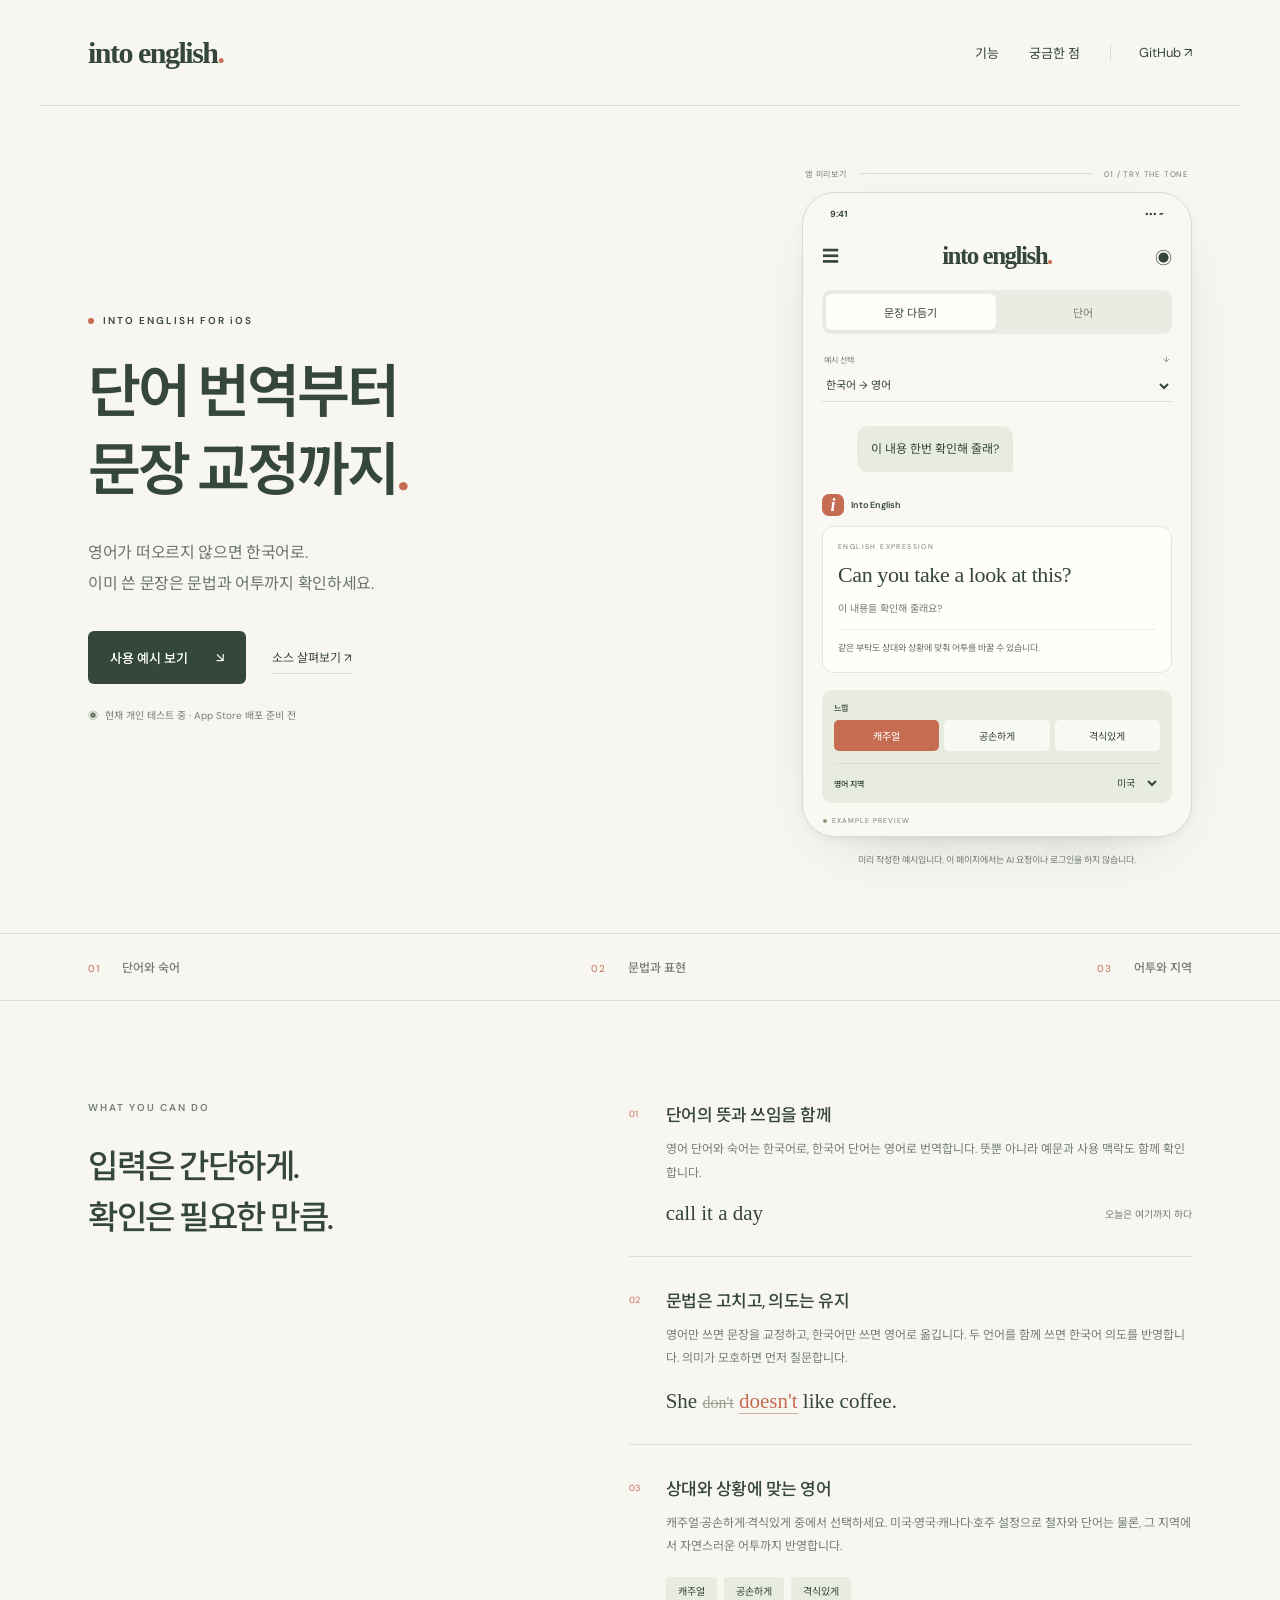
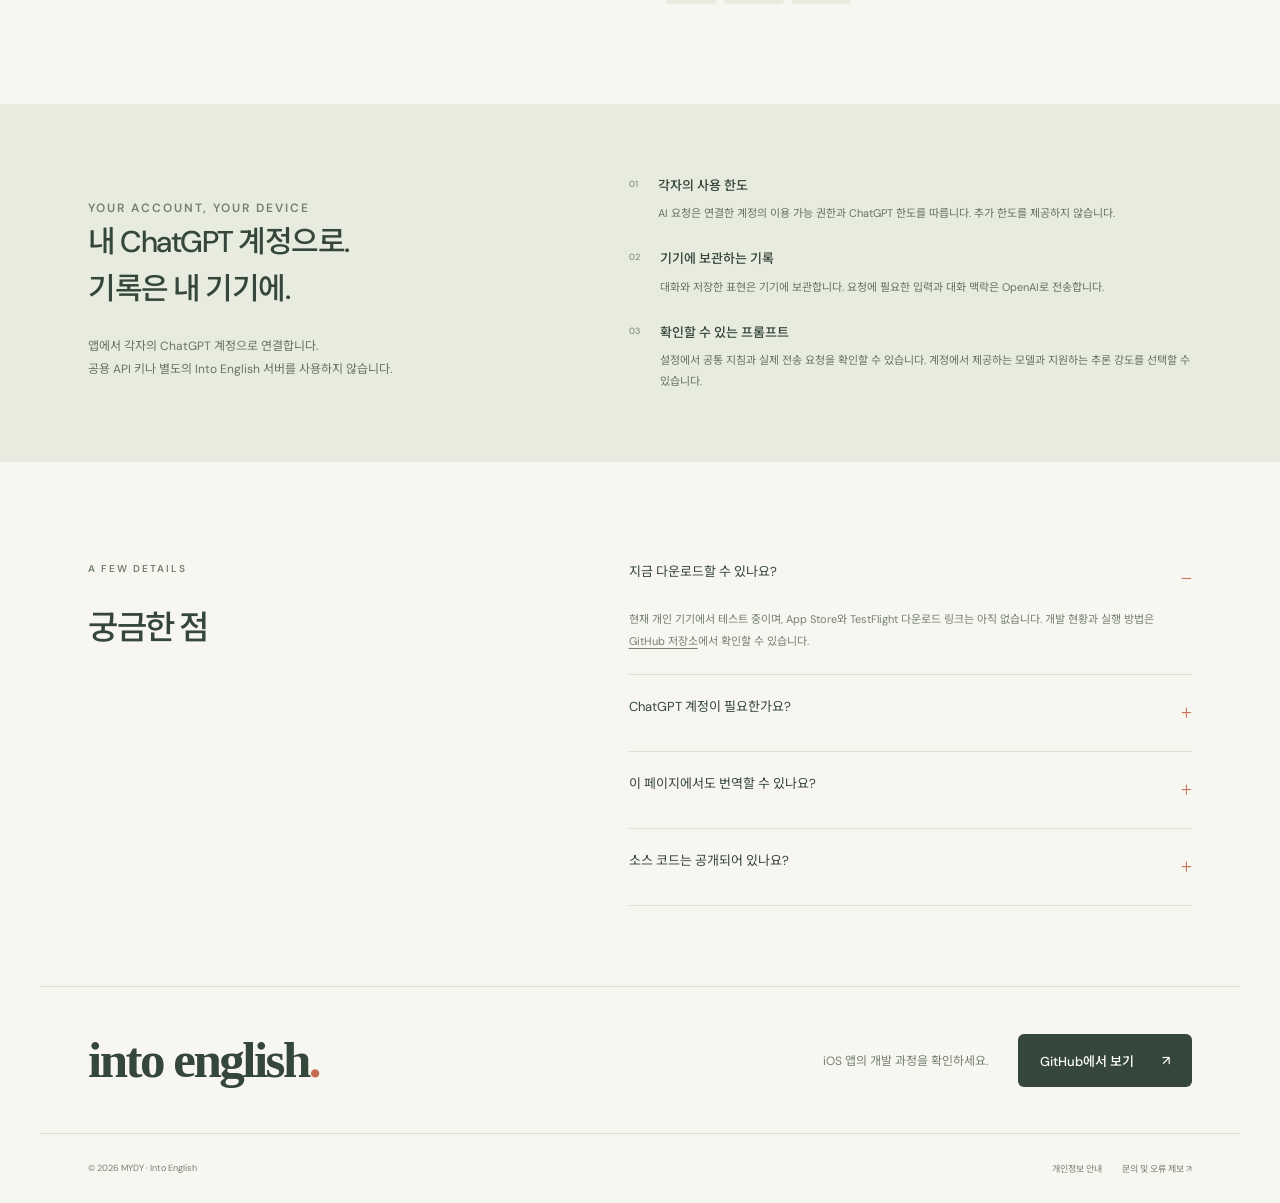
<file: docs/index.html>
<!doctype html>
<html lang="ko">
<head>
<meta charset="utf-8"><meta name="viewport" content="width=device-width,initial-scale=1">
<title>Into English — 단어 번역과 영어 문장 교정</title>
<meta name="description" content="한국어 또는 영어로 입력하고, 뜻과 문법을 확인하세요. 말투와 영어 지역을 선택할 수 있는 개인용 iOS 영어 도구, Into English.">
<meta name="theme-color" content="#f8f6f1"><meta property="og:title" content="Into English"><meta property="og:description" content="단어 번역부터 문장 교정까지. 한국어로 입력하고 영어로 확인하세요."><meta property="og:type" content="website"><meta property="og:url" content="https://into-english.mydy.kr/">
<meta property="og:site_name" content="Into English"><meta property="og:locale" content="ko_KR">
<meta property="og:image" content="https://into-english.mydy.kr/assets/social-preview-v1.png"><meta property="og:image:secure_url" content="https://into-english.mydy.kr/assets/social-preview-v1.png"><meta property="og:image:type" content="image/png"><meta property="og:image:width" content="1200"><meta property="og:image:height" content="630"><meta property="og:image:alt" content="Into English — 단어 번역부터 문장 교정까지. 녹색 ie. 앱 아이콘">
<meta name="twitter:card" content="summary_large_image"><meta name="twitter:title" content="Into English — 단어 번역과 영어 문장 교정"><meta name="twitter:description" content="한국어 또는 영어로 입력하고, 말투와 지역에 맞춰 문법과 표현을 다듬으세요."><meta name="twitter:image" content="https://into-english.mydy.kr/assets/social-preview-v1.png"><meta name="twitter:image:alt" content="Into English의 녹색 ie. 앱 아이콘과 서비스 소개">
<link rel="canonical" href="https://into-english.mydy.kr/"><link rel="icon" href="assets/app-icon-b.png" type="image/png"><link rel="apple-touch-icon" href="assets/app-icon-b.png"><link rel="stylesheet" href="styles.css"><script src="app.js" defer></script>
</head>
<body>
<a class="skip" href="#main">본문으로 이동</a>
<header class="nav wrap"><a class="wordmark" href="#" aria-label="Into English 홈">into english<span>.</span></a><nav aria-label="주요 메뉴"><a href="#how">기능</a><a href="#questions">궁금한 점</a><a class="repo-link" href="https://github.com/yoobato/mydy-into-english">GitHub <span aria-hidden="true">↗</span></a></nav></header>
<main id="main">
<section class="hero wrap" aria-labelledby="hero-title">
<div class="hero-copy"><div class="eyebrow"><span class="dot"></span> INTO ENGLISH FOR iOS</div><h1 id="hero-title">단어 번역부터<br>문장 교정까지<span class="coral">.</span></h1><p class="intro">영어가 떠오르지 않으면 한국어로.<br>이미 쓴 문장은 문법과 어투까지 확인하세요.</p><div class="actions"><a class="button primary" href="#demo">사용 예시 보기 <span aria-hidden="true">↘</span></a><a class="text-link" href="https://github.com/yoobato/mydy-into-english">소스 살펴보기 <span aria-hidden="true">↗</span></a></div><div class="availability"><span class="small-apple" aria-hidden="true">◉</span> 현재 개인 테스트 중 · App Store 배포 준비 전</div></div>
<div class="hero-preview" id="demo"><div class="preview-caption"><span>앱 미리보기</span><span class="caption-line"></span><span>01 / TRY THE TONE</span></div><div class="phone"><div class="phone-top"><span>9:41</span><span aria-hidden="true">••• ▰</span></div><div class="app-brand"><span aria-hidden="true">☰</span><span class="wordmark">into english<span>.</span></span><span aria-hidden="true">◉</span></div><div class="demo-tabs" role="tablist" aria-label="예시 종류"><button id="sentence-tab" role="tab" aria-selected="true" aria-controls="demo-panel" data-mode="sentence">문장 다듬기</button><button id="word-tab" role="tab" aria-selected="false" aria-controls="demo-panel" data-mode="word" tabindex="-1">단어</button></div><div id="demo-panel" role="tabpanel" aria-labelledby="sentence-tab"><label class="scenario-label" for="scenario">예시 선택 <span aria-hidden="true">↓</span></label><select id="scenario" aria-label="확인할 예시"></select><div class="chat"><div class="user-bubble" id="user-text"></div><div class="assistant-label"><span class="avatar" aria-hidden="true">i</span> Into English</div><article class="answer" aria-live="polite" aria-atomic="true"><div class="answer-meta" id="answer-meta">ENGLISH EXPRESSION</div><p id="answer-text" lang="en"></p><p class="meaning" id="answer-meaning"></p><div class="answer-note" id="answer-note"></div></article></div><div class="demo-options"><div id="tone-wrap"><span class="control-label">느낌</span><div class="tone-group" role="group" aria-label="문장 느낌"><button data-tone="casual" aria-pressed="true">캐주얼</button><button data-tone="polite" aria-pressed="false">공손하게</button><button data-tone="formal" aria-pressed="false">격식있게</button></div></div><label class="region-control" for="region"><span class="control-label">영어 지역</span><select id="region"><option value="us">미국</option><option value="uk">영국</option><option value="canada">캐나다</option><option value="australia">호주</option></select></label></div></div><div class="phone-foot"><span class="dot"></span> EXAMPLE PREVIEW</div></div><p class="demo-disclaimer">미리 작성한 예시입니다. 이 페이지에서는 AI 요청이나 로그인을 하지 않습니다.</p></div>
</section>
<div class="index-strip"><div class="wrap"><span>01 <b>단어와 숙어</b></span><span>02 <b>문법과 표현</b></span><span>03 <b>어투와 지역</b></span></div></div>
<section class="features wrap" id="how" aria-labelledby="features-title"><div class="section-heading"><p class="eyebrow">WHAT YOU CAN DO</p><h2 id="features-title">입력은 간단하게.<br>확인은 필요한 만큼.</h2></div><div class="feature-list"><article class="feature"><span class="feature-number">01</span><div><h3>단어의 뜻과 쓰임을 함께</h3><p>영어 단어와 숙어는 한국어로, 한국어 단어는 영어로 번역합니다. 뜻뿐 아니라 예문과 사용 맥락도 함께 확인합니다.</p><div class="inline-example"><span lang="en">call it a day</span><span>오늘은 여기까지 하다</span></div></div></article><article class="feature"><span class="feature-number">02</span><div><h3>문법은 고치고, 의도는 유지</h3><p>영어만 쓰면 문장을 교정하고, 한국어만 쓰면 영어로 옮깁니다. 두 언어를 함께 쓰면 한국어 의도를 반영합니다. 의미가 모호하면 먼저 질문합니다.</p><div class="grammar-example" lang="en">She <del>don't</del> <ins>doesn't</ins> like coffee.</div></div></article><article class="feature"><span class="feature-number">03</span><div><h3>상대와 상황에 맞는 영어</h3><p>캐주얼·공손하게·격식있게 중에서 선택하세요. 미국·영국·캐나다·호주 설정으로 철자와 단어는 물론, 그 지역에서 자연스러운 어투까지 반영합니다.</p><div class="tone-sample"><span>캐주얼</span><span>공손하게</span><span>격식있게</span></div></div></article></div></section>
<section class="account-section"><div class="wrap account-layout"><div><p class="eyebrow">YOUR ACCOUNT, YOUR DEVICE</p><h2>내 ChatGPT 계정으로.<br>기록은 내 기기에.</h2><p>앱에서 각자의 ChatGPT 계정으로 연결합니다.<br>공용 API 키나 별도의 Into English 서버를 사용하지 않습니다.</p></div><div class="account-notes"><div><span>01</span><p><strong>각자의 사용 한도</strong>AI 요청은 연결한 계정의 이용 가능 권한과 ChatGPT 한도를 따릅니다. 추가 한도를 제공하지 않습니다.</p></div><div><span>02</span><p><strong>기기에 보관하는 기록</strong>대화와 저장한 표현은 기기에 보관합니다. 요청에 필요한 입력과 대화 맥락은 OpenAI로 전송합니다.</p></div><div><span>03</span><p><strong>확인할 수 있는 프롬프트</strong>설정에서 공통 지침과 실제 전송 요청을 확인할 수 있습니다. 계정에서 제공하는 모델과 지원하는 추론 강도를 선택할 수 있습니다.</p></div></div></div></section>
<section class="faq wrap" id="questions" aria-labelledby="faq-title"><div class="section-heading"><p class="eyebrow">A FEW DETAILS</p><h2 id="faq-title">궁금한 점</h2></div><div class="faq-list"><details open><summary>지금 다운로드할 수 있나요?</summary><p>현재 개인 기기에서 테스트 중이며, App Store와 TestFlight 다운로드 링크는 아직 없습니다. 개발 현황과 실행 방법은 <a href="https://github.com/yoobato/mydy-into-english">GitHub 저장소</a>에서 확인할 수 있습니다.</p></details><details><summary>ChatGPT 계정이 필요한가요?</summary><p>실제 iOS 앱의 AI 기능은 본인의 ChatGPT 계정 연결이 필요합니다. 사용 가능 여부와 모델은 계정·워크스페이스의 권한 및 OpenAI 제공 조건에 따라 달라집니다. 이 소개 페이지에는 로그인 기능이 없습니다.</p></details><details><summary>이 페이지에서도 번역할 수 있나요?</summary><p>위 화면은 미리 작성된 예시로 기능을 설명하는 데모입니다. 실제 AI 번역과 교정은 iOS 앱에서 동작합니다.</p></details><details><summary>소스 코드는 공개되어 있나요?</summary><p>코드는 GitHub에서 확인할 수 있습니다. 사용·수정·재배포 조건은 저장소의 라이선스 안내를 확인하세요. Into English는 OpenAI의 공식 앱이 아닙니다.</p></details></div></section>
<section class="closing wrap"><span class="wordmark">into english<span>.</span></span><div><p>iOS 앱의 개발 과정을 확인하세요.</p><a class="button primary" href="https://github.com/yoobato/mydy-into-english">GitHub에서 보기 <span aria-hidden="true">↗</span></a></div></section>
</main><footer class="wrap"><span>© <span id="year">2026</span> MYDY · Into English</span><div><a href="privacy.html">개인정보 안내</a><a href="https://github.com/yoobato/mydy-into-english/issues">문의 및 오류 제보 ↗</a></div></footer>
</body></html>
</file>
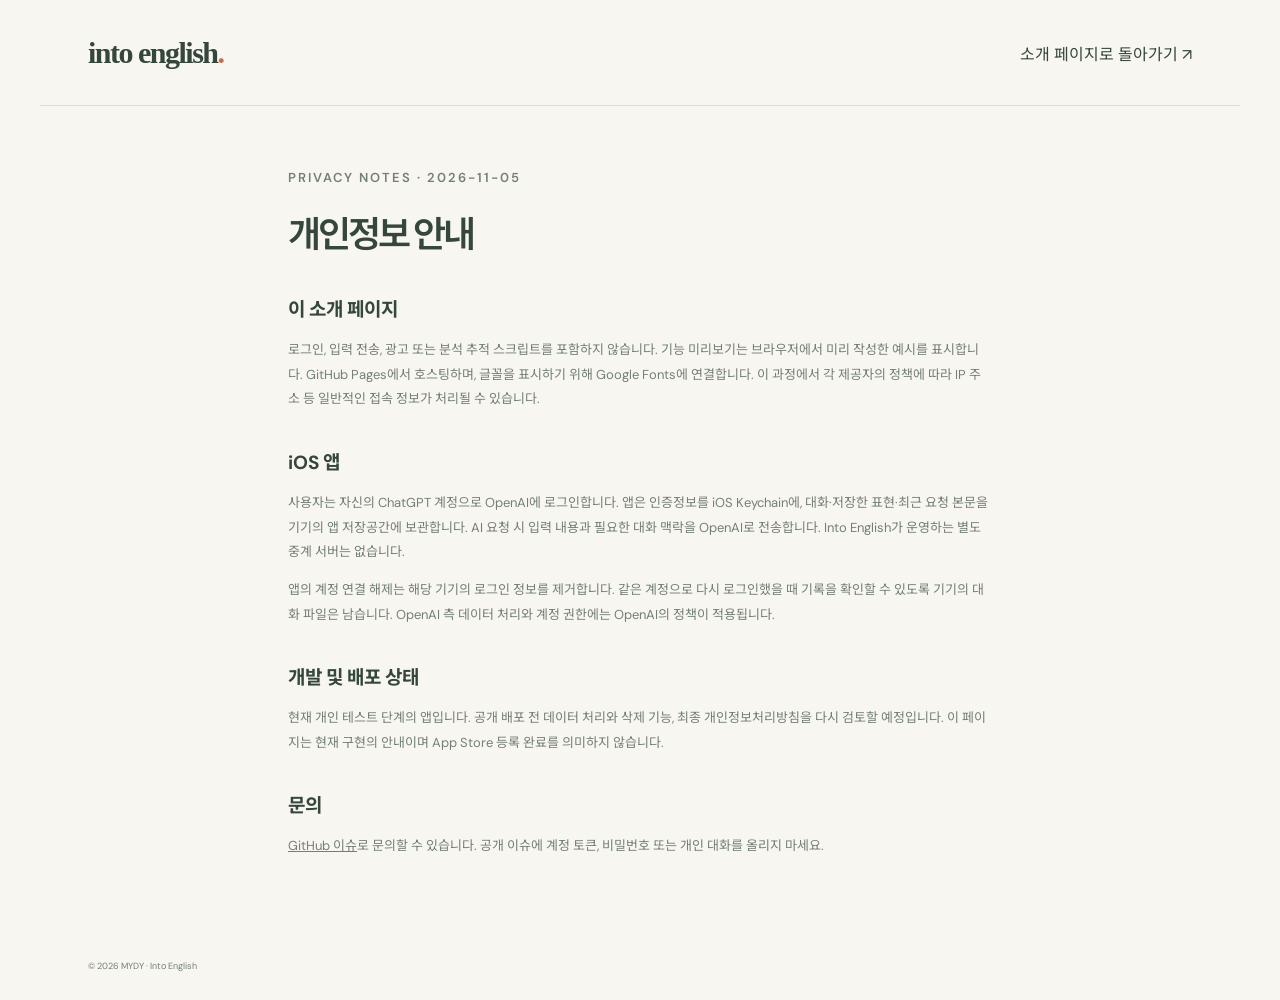
<file: docs/privacy.html>
<!doctype html><html lang="ko"><head><meta charset="utf-8"><meta name="viewport" content="width=device-width,initial-scale=1"><title>개인정보 안내 — Into English</title><meta name="robots" content="noindex"><link rel="stylesheet" href="styles.css"><link rel="icon" href="assets/app-icon-b.png" type="image/png"></head><body><header class="nav wrap"><a class="wordmark" href="./">into english<span>.</span></a><a href="./">소개 페이지로 돌아가기 ↗</a></header><main class="privacy wrap"><p class="eyebrow">PRIVACY NOTES · 2026-11-05</p><h1>개인정보 안내</h1><h2>이 소개 페이지</h2><p>로그인, 입력 전송, 광고 또는 분석 추적 스크립트를 포함하지 않습니다. 기능 미리보기는 브라우저에서 미리 작성한 예시를 표시합니다. GitHub Pages에서 호스팅하며, 글꼴을 표시하기 위해 Google Fonts에 연결합니다. 이 과정에서 각 제공자의 정책에 따라 IP 주소 등 일반적인 접속 정보가 처리될 수 있습니다.</p><h2>iOS 앱</h2><p>사용자는 자신의 ChatGPT 계정으로 OpenAI에 로그인합니다. 앱은 인증정보를 iOS Keychain에, 대화·저장한 표현·최근 요청 본문을 기기의 앱 저장공간에 보관합니다. AI 요청 시 입력 내용과 필요한 대화 맥락을 OpenAI로 전송합니다. Into English가 운영하는 별도 중계 서버는 없습니다.</p><p>앱의 계정 연결 해제는 해당 기기의 로그인 정보를 제거합니다. 같은 계정으로 다시 로그인했을 때 기록을 확인할 수 있도록 기기의 대화 파일은 남습니다. OpenAI 측 데이터 처리와 계정 권한에는 OpenAI의 정책이 적용됩니다.</p><h2>개발 및 배포 상태</h2><p>현재 개인 테스트 단계의 앱입니다. 공개 배포 전 데이터 처리와 삭제 기능, 최종 개인정보처리방침을 다시 검토할 예정입니다. 이 페이지는 현재 구현의 안내이며 App Store 등록 완료를 의미하지 않습니다.</p><h2>문의</h2><p><a href="https://github.com/yoobato/mydy-into-english/issues">GitHub 이슈</a>로 문의할 수 있습니다. 공개 이슈에 계정 토큰, 비밀번호 또는 개인 대화를 올리지 마세요.</p></main><footer class="wrap"><span>© 2026 MYDY · Into English</span></footer></body></html>
</file>
<file: docs/styles.css>
@import url('https://fonts.googleapis.com/css2?family=DM+Sans:wght@400;500;600;700&family=Noto+Sans+KR:wght@400;500;600;700;800&display=swap');
:root{--bg:#f8f6f1;--ink:#35463b;--muted:#738072;--coral:#c66c52;--peach:#f0e2d9;--sage:#e8ecdf;--line:#dedfd4;--white:#fffefa;font-family:'DM Sans','Noto Sans KR',sans-serif;color:var(--ink);background:var(--bg);font-synthesis:none}*{box-sizing:border-box}html{scroll-behavior:smooth;scroll-padding-top:24px}body{margin:0}button,select{font:inherit;color:inherit}a{color:inherit;text-decoration:none}button,a,summary,select{-webkit-tap-highlight-color:transparent}a:focus-visible,button:focus-visible,select:focus-visible,summary:focus-visible{outline:2px solid var(--coral);outline-offset:5px}button{cursor:pointer}.wrap{max-width:1200px;padding-inline:48px;margin-inline:auto}.skip{position:absolute;left:20px;top:-100px;background:var(--ink);color:white;padding:12px;z-index:20}.skip:focus{top:10px}.nav{height:106px;display:flex;align-items:center;justify-content:space-between;border-bottom:1px solid var(--line)}.wordmark{font-family:Georgia,'Times New Roman',serif;font-size:30px;letter-spacing:-1.5px;font-weight:700;white-space:nowrap}.wordmark span,.coral{color:var(--coral)}nav{display:flex;align-items:center;gap:30px;font-size:13px}nav a:hover,.text-link:hover,footer a:hover{color:var(--coral)}.repo-link{padding-left:28px;border-left:1px solid var(--line)}.hero{display:grid;grid-template-columns:1.1fr 1fr;gap:65px;align-items:center;padding-top:62px;padding-bottom:65px;position:relative}.eyebrow{font-size:10px;letter-spacing:2px;font-weight:600;display:flex;align-items:center;gap:9px;margin:0 0 27px}.dot{display:inline-block;width:6px;height:6px;border-radius:50%;background:var(--coral);flex-shrink:0}h1{font-size:clamp(39px,4.5vw,61px);line-height:1.35;letter-spacing:-3px;font-weight:600;margin:0}.intro{font-size:16px;line-height:1.95;color:#697768;margin:27px 0 32px;letter-spacing:-.3px}.actions{display:flex;align-items:center;gap:26px}.button{display:inline-flex;align-items:center;justify-content:space-between;gap:28px;padding:17px 22px;border-radius:6px;font-size:13px;font-weight:500;transition:background .2s,transform .2s}.button:hover{transform:translateY(-2px)}.primary{background:var(--ink);color:white}.primary:hover{background:#455a4c}.text-link{font-size:12px;border-bottom:1px solid var(--line);padding-block:7px}.availability{font-size:10px;color:var(--muted);margin-top:23px;display:flex;gap:7px;align-items:center}.small-apple{font-size:10px}.hero-preview{position:relative;max-width:390px;justify-self:end;width:100%;scroll-margin-top:24px}.preview-caption{display:flex;gap:12px;align-items:center;font-size:8px;color:var(--muted);letter-spacing:.8px;margin:0 3px 13px}.caption-line{height:1px;background:var(--line);flex:1}.phone{border:1px solid #d8dbd0;background:#faf8f3;border-radius:33px;padding:15px 19px 11px;box-shadow:0 22px 70px -42px #394b3b66,0 4px 15px -10px #394b3b44;position:relative}.phone-top{display:flex;justify-content:space-between;font-size:9px;font-weight:700;padding:0 8px 22px}.app-brand{display:flex;align-items:center;justify-content:space-between;margin-bottom:20px;font-size:17px}.app-brand .wordmark{font-size:25px}.demo-tabs{display:flex;background:#eaece3;border-radius:9px;padding:4px;gap:3px}.demo-tabs button{border:0;background:transparent;border-radius:6px;font-size:11px;color:var(--muted);flex:1;padding:10px 0}.demo-tabs [aria-selected=true]{color:var(--ink);background:var(--white);box-shadow:0 1px 3px #00000009}.scenario-label{display:flex;justify-content:space-between;font-size:8px;color:var(--muted);margin:20px 2px 5px}#scenario{width:100%;font-size:11px;background:transparent;border:0;border-bottom:1px solid var(--line);padding:7px 0 8px;border-radius:0}.chat{padding:24px 0 17px;min-height:288px}.user-bubble{background:var(--sage);border-radius:11px 11px 2px 11px;font-size:12px;line-height:1.7;padding:13px 14px;margin-left:35px;margin-bottom:22px;width:fit-content;max-width:calc(100% - 35px);justify-self:end;white-space:pre-line}.assistant-label{font-size:9px;display:flex;align-items:center;gap:7px;font-weight:600;margin-bottom:10px}.avatar{background:var(--coral);border-radius:7px;color:white;width:22px;height:22px;display:inline-flex;align-items:center;justify-content:center;font-family:Georgia,serif;font-size:18px;font-style:italic}.answer{background:var(--white);border:1px solid #e5e5db;border-radius:12px;padding:15px}.answer-meta{font-size:7px;letter-spacing:1.4px;color:var(--muted);margin-bottom:9px}#answer-text{font-family:Georgia,serif;line-height:1.4;font-size:22px;letter-spacing:-.4px;margin:0 0 9px;min-height:31px}.meaning{font-size:10px;color:var(--muted);line-height:1.7;margin:0}.answer-note{margin-top:12px;padding-top:10px;border-top:1px solid #eeeeE5;font-size:9px;line-height:1.8;color:#667363}.demo-options{padding:12px;border-radius:10px;background:var(--sage)}.control-label{font-size:8px;font-weight:600;display:block;margin-bottom:7px}.tone-group{display:flex;gap:5px}.tone-group button{border:0;background:#ffffffb0;border-radius:5px;padding:8px 4px;flex:1;font-size:10px}.tone-group [aria-pressed=true]{background:var(--coral);color:white}.region-control{display:flex;justify-content:space-between;align-items:center;padding-top:12px;margin-top:12px;border-top:1px solid #d8dfce}.region-control .control-label{margin:0}.region-control select{font-size:10px;border:0;background:transparent;max-width:120px}.phone-foot{display:flex;align-items:center;gap:5px;font-size:7px;letter-spacing:1px;color:var(--muted);padding:13px 1px 0}.phone-foot .dot{width:4px;height:4px;background:#8a9b6e}.demo-disclaimer{font-size:9px;text-align:center;line-height:1.8;color:var(--muted);margin:15px 0 0}.index-strip{border-top:1px solid var(--line);border-bottom:1px solid var(--line)}.index-strip .wrap{display:flex;justify-content:space-between;gap:20px;padding-block:24px}.index-strip span{font-size:10px;letter-spacing:1px;color:var(--coral)}.index-strip b{font-size:12px;letter-spacing:0;font-weight:500;color:var(--muted);padding-left:18px}.features,.faq{display:grid;grid-template-columns:1fr 1.25fr;gap:90px;padding-top:100px;padding-bottom:100px}.section-heading h2,.account-section h2{font-size:33px;letter-spacing:-1.5px;line-height:1.55;margin:0;font-weight:500}.section-heading .eyebrow{color:var(--muted)}.feature{display:grid;grid-template-columns:22px 1fr;gap:15px;padding-block:30px;border-top:1px solid var(--line)}.feature:first-child{padding-top:0;border-top:0}.feature:last-child{padding-bottom:0}.feature-number{font-size:9px;color:var(--coral);margin-top:7px}h3{font-size:17px;letter-spacing:-.5px;font-weight:500;margin:0 0 12px}.feature p{font-size:12px;line-height:1.95;color:var(--muted);margin:0}.inline-example{display:flex;justify-content:space-between;align-items:center;padding:16px 0 0;gap:12px}.inline-example span:first-child{font-family:Georgia,serif;font-size:21px}.inline-example span:last-child{font-size:10px;color:var(--muted)}.grammar-example{font-family:Georgia,serif;font-size:21px;padding-top:18px}.grammar-example del{color:#9b9f92;font-size:16px}.grammar-example ins{color:var(--coral);text-decoration:none;border-bottom:1px solid #cfac9b}.tone-sample{display:flex;gap:7px;padding-top:18px}.tone-sample span{font-size:10px;background:var(--sage);border-radius:4px;padding:6px 12px}.account-section{background:var(--sage);padding-block:70px}.account-layout{display:grid;grid-template-columns:1fr 1.25fr;gap:90px}.account-section .eyebrow{color:var(--muted)}.account-section h2{font-size:30px}.account-section p{font-size:12px;line-height:1.9;color:#667363;margin:23px 0 0}.account-notes{display:flex;flex-direction:column;gap:23px}.account-notes>div{display:flex;gap:20px}.account-notes>div>span{font-size:9px;color:var(--muted);margin-top:4px}.account-notes p{margin:0;font-size:11px}.account-notes strong{display:block;font-size:13px;font-weight:500;margin-bottom:5px;color:var(--ink)}.faq{padding-bottom:80px}.faq-list details{border-bottom:1px solid var(--line);padding-block:22px}.faq-list details:first-child{padding-top:0}.faq-list summary{font-size:13px;cursor:pointer;list-style:none;display:flex;justify-content:space-between;gap:20px;line-height:1.6}.faq-list summary::-webkit-details-marker{display:none}.faq-list summary:after{content:'+';font-family:Georgia,serif;font-size:20px;color:var(--coral)}.faq-list details[open] summary:after{content:'−'}.faq-list p{font-size:11px;color:var(--muted);line-height:1.95;margin:15px 25px 0 0}.faq-list p a{text-decoration:underline;text-underline-offset:3px}.closing{border-top:1px solid var(--line);border-bottom:1px solid var(--line);padding-block:44px;display:flex;align-items:center;justify-content:space-between}.closing>.wordmark{font-size:51px;letter-spacing:-2.5px}.closing>div{display:flex;align-items:center;gap:30px}.closing p{font-size:12px;color:var(--muted)}footer{display:flex;justify-content:space-between;gap:20px;padding-block:28px;font-size:9px;color:var(--muted)}footer>div{display:flex;gap:20px}.privacy{max-width:800px;padding-block:60px}.privacy h1{font-size:36px}.privacy h2{font-size:19px;margin-top:35px}.privacy p,.privacy li{font-size:13px;line-height:1.9;color:var(--muted)}.privacy a{text-decoration:underline}.privacy .eyebrow{margin-bottom:20px}[hidden]{display:none!important}@media(min-width:1400px){.hero{padding-top:82px;padding-bottom:85px}}@media(max-width:900px){.wrap{padding-inline:30px}.hero{gap:30px}.features,.faq,.account-layout{gap:45px}h1{font-size:43px}.intro{font-size:14px}.actions{gap:18px;flex-wrap:wrap}.section-heading h2{font-size:27px}.closing>div{display:block}.closing .button{padding:12px 16px}.closing p{margin-top:0}.preview-caption{font-size:7px}.index-strip b{padding-left:10px}}@media(max-width:640px){.wrap{padding-inline:23px}.nav{height:83px}.nav .wordmark{font-size:26px}nav{gap:17px;font-size:11px}nav>a:first-child{display:none}.repo-link{padding-left:0;border:0}.hero{grid-template-columns:1fr;gap:43px;padding-top:46px;padding-bottom:39px}.hero-copy{text-align:left}h1{font-size:43px;letter-spacing:-2.4px}.eyebrow{font-size:9px;margin-bottom:22px}.intro{font-size:14px;line-height:1.9;margin:20px 0 26px}.actions{gap:24px}.availability{font-size:9px;margin-top:19px}.hero-preview{justify-self:center;max-width:360px}.phone{padding-inline:18px}.chat{min-height:265px}.index-strip .wrap{gap:8px;padding-block:19px}.index-strip span{font-size:8px}.index-strip b{font-size:10px;display:block;padding:6px 0 0}.features,.faq,.account-layout{grid-template-columns:1fr;gap:38px}.features,.faq{padding-top:55px;padding-bottom:55px}.section-heading h2{font-size:29px}.section-heading h2 br{display:none}.feature{padding-block:26px}.feature p{font-size:12px}.account-section{padding-block:48px}.account-section h2{font-size:28px}.account-section p{font-size:12px}.account-notes p{font-size:11px}.closing{padding-block:32px;display:block}.closing>.wordmark{font-size:43px}.closing>div{display:flex;justify-content:space-between;gap:14px;margin-top:18px}.closing p{font-size:10px;margin:0}.closing .button{font-size:11px;gap:10px;white-space:nowrap}footer{font-size:8px;flex-wrap:wrap;padding-block:24px}footer>div{gap:18px}.privacy h1{font-size:29px}.privacy{padding-block:40px}}@media(prefers-reduced-motion:reduce){html{scroll-behavior:auto}*{transition:none!important}}
</file>
